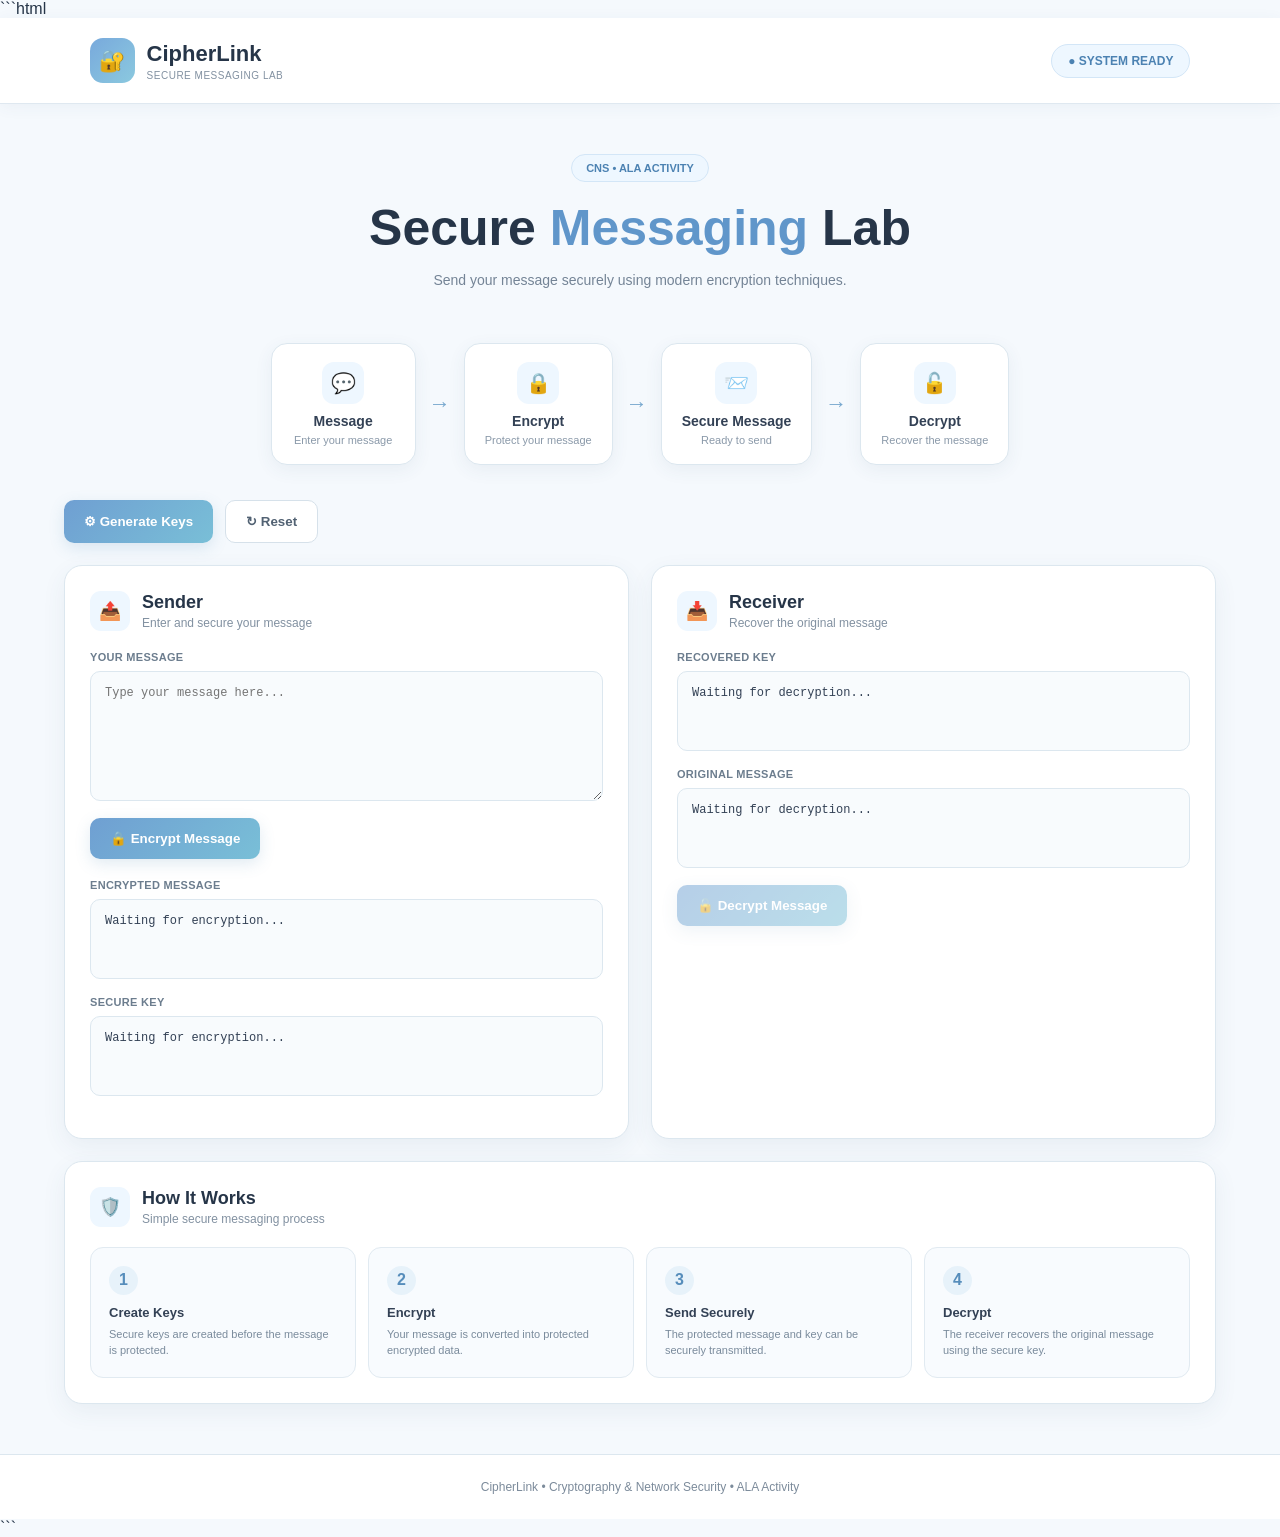
<file: CNS ALA 1/index.html>
```html
<!DOCTYPE html>
<html lang="en">

<head>
<meta charset="UTF-8">
<meta name="viewport" content="width=device-width, initial-scale=1.0">

<title>CipherLink | Secure Messaging</title>

<style>

/* ================= BASIC ================= */

* {
    margin: 0;
    padding: 0;
    box-sizing: border-box;
}

body {
    font-family: Arial, Helvetica, sans-serif;
    background: #f5f9fd;
    color: #263548;
    min-height: 100vh;
}

/* ================= HEADER ================= */

header {
    padding: 20px 7%;
    display: flex;
    justify-content: space-between;
    align-items: center;

    background: #ffffff;
    border-bottom: 1px solid #dfe8f0;

    box-shadow: 0 3px 15px rgba(60, 90, 120, 0.06);
}

.logo {
    display: flex;
    align-items: center;
    gap: 12px;
}

.logo-icon {
    width: 45px;
    height: 45px;

    display: flex;
    align-items: center;
    justify-content: center;

    border-radius: 13px;

    background: linear-gradient(135deg, #78a9dc, #8bc9df);

    color: white;
    font-size: 21px;
}

.logo h1 {
    font-size: 22px;
    color: #263548;
}

.logo span {
    display: block;
    color: #8291a1;
    font-size: 10px;
    margin-top: 3px;
    letter-spacing: 0.5px;
}

.status {
    padding: 9px 16px;

    border-radius: 30px;

    background: #eef7ff;
    border: 1px solid #d3e6f7;

    color: #4c82b2;

    font-size: 12px;
    font-weight: 600;
}

/* ================= HERO ================= */

.hero {
    text-align: center;
    padding: 50px 20px 30px;
}

.badge {
    display: inline-block;

    padding: 7px 14px;

    border-radius: 20px;

    background: #eef7ff;
    border: 1px solid #d3e6f7;

    color: #4c82b2;

    font-size: 11px;
    font-weight: 600;

    margin-bottom: 17px;
}

.hero h2 {
    font-size: clamp(32px, 5vw, 50px);
    color: #263548;
    margin-bottom: 12px;
}

.hero h2 span {
    color: #6096ca;
}

.hero p {
    color: #748496;

    max-width: 620px;

    margin: auto;

    line-height: 1.7;

    font-size: 14px;
}

/* ================= CONTAINER ================= */

.container {
    width: 90%;
    max-width: 1200px;

    margin: auto;

    padding-bottom: 50px;
}

/* ================= SIMPLE FLOW ================= */

.crypto-flow {
    display: flex;

    justify-content: center;
    align-items: center;

    gap: 13px;

    margin: 20px 0 35px;

    flex-wrap: wrap;
}

.flow-box {
    min-width: 145px;

    padding: 18px 20px;

    border-radius: 16px;

    background: #ffffff;

    border: 1px solid #dce7ef;

    text-align: center;

    box-shadow:
        0 5px 18px rgba(60, 90, 120, 0.07);

    transition: 0.25s;
}

.flow-box:hover {
    transform: translateY(-4px);

    box-shadow:
        0 10px 25px rgba(60, 90, 120, 0.11);
}

.flow-icon {
    width: 42px;
    height: 42px;

    margin: 0 auto 9px;

    display: flex;
    align-items: center;
    justify-content: center;

    border-radius: 12px;

    background: #eef7ff;

    font-size: 20px;
}

.flow-box strong {
    display: block;

    margin-bottom: 5px;

    color: #334155;

    font-size: 14px;
}

.flow-box small {
    color: #8a99a9;

    font-size: 11px;
}

.arrow {
    color: #79a9cf;

    font-size: 22px;

    font-weight: bold;
}

/* ================= BUTTONS ================= */

.controls {
    display: flex;

    gap: 12px;

    margin-bottom: 22px;

    flex-wrap: wrap;
}

button {
    border: none;

    cursor: pointer;

    padding: 13px 20px;

    border-radius: 10px;

    font-weight: bold;

    transition: 0.25s;
}

.primary {
    background: linear-gradient(
        135deg,
        #6f9fd2,
        #79bfd7
    );

    color: white;

    box-shadow:
        0 5px 15px rgba(80, 135, 180, 0.17);
}

.secondary {
    background: #ffffff;

    color: #526273;

    border: 1px solid #d6e1ea;
}

button:hover {
    transform: translateY(-2px);
}

button:disabled {
    opacity: 0.5;

    cursor: not-allowed;

    transform: none;
}

/* ================= GRID ================= */

.grid {
    display: grid;

    grid-template-columns: 1fr 1fr;

    gap: 22px;
}

/* ================= CARD ================= */

.card {
    background: #ffffff;

    border: 1px solid #dce7ef;

    border-radius: 18px;

    padding: 25px;

    box-shadow:
        0 8px 25px rgba(60, 90, 120, 0.07);
}

.card-title {
    display: flex;

    align-items: center;

    gap: 12px;

    margin-bottom: 20px;
}

.icon {
    width: 40px;
    height: 40px;

    border-radius: 11px;

    display: flex;

    align-items: center;
    justify-content: center;

    background: #eef7ff;

    color: #6096ca;

    font-size: 18px;
}

.card-title h3 {
    font-size: 18px;

    color: #263548;
}

.card-title p {
    color: #8291a1;

    font-size: 12px;

    margin-top: 3px;
}

/* ================= FORM ================= */

label {
    display: block;

    font-size: 11px;

    color: #6c7d8e;

    margin-bottom: 8px;

    font-weight: 600;

    letter-spacing: 0.3px;
}

textarea,
.output {
    width: 100%;

    background: #f8fbfd;

    border: 1px solid #dce7ef;

    border-radius: 10px;

    color: #334155;

    padding: 14px;

    outline: none;

    font-family: Consolas, monospace;

    font-size: 12px;
}

textarea {
    height: 130px;

    resize: vertical;
}

textarea:focus {
    border-color: #8bb7d7;

    box-shadow:
        0 0 0 3px rgba(120, 170, 210, 0.10);
}

.output {
    min-height: 80px;

    max-height: 150px;

    overflow: auto;

    word-break: break-all;

    margin-top: 7px;
}

.field {
    margin-bottom: 17px;
}

/* ================= PROCESS ================= */

.result {
    grid-column: 1 / -1;
}

.process {
    display: grid;

    grid-template-columns: repeat(4, 1fr);

    gap: 12px;

    margin-top: 20px;
}

.step {
    padding: 18px;

    border-radius: 13px;

    background: #f8fbfe;

    border: 1px solid #e1eaf1;
}

.step-number {
    width: 29px;
    height: 29px;

    border-radius: 50%;

    background: #e7f2fa;

    color: #568dbb;

    display: flex;

    align-items: center;
    justify-content: center;

    font-weight: bold;

    margin-bottom: 10px;
}

.step h4 {
    font-size: 13px;

    margin-bottom: 6px;

    color: #334155;
}

.step p {
    color: #7a8b9c;

    font-size: 11px;

    line-height: 1.5;
}

/* ================= SUCCESS ================= */

.success {
    display: none;

    margin-top: 18px;

    padding: 13px;

    border-radius: 10px;

    background: #f1faf5;

    border: 1px solid #ccebdd;

    color: #3b9368;

    font-size: 13px;
}

/* ================= FOOTER ================= */

footer {
    text-align: center;

    padding: 25px;

    color: #7c8b9b;

    border-top: 1px solid #dce7ef;

    background: #ffffff;

    font-size: 12px;
}

/* ================= RESPONSIVE ================= */

@media(max-width: 800px) {

    .grid {
        grid-template-columns: 1fr;
    }

    .result {
        grid-column: auto;
    }

    .process {
        grid-template-columns: 1fr 1fr;
    }

    header {
        padding: 18px 20px;
    }
}

@media(max-width: 550px) {

    .crypto-flow {
        flex-direction: column;
    }

    .arrow {
        transform: rotate(90deg);
    }

    .flow-box {
        width: 100%;
        max-width: 300px;
    }

    .process {
        grid-template-columns: 1fr;
    }

    .status {
        display: none;
    }
}

</style>
</head>


<body>


<!-- ================= HEADER ================= -->

<header>

    <div class="logo">

        <div class="logo-icon">
            🔐
        </div>

        <div>

            <h1>
                CipherLink
            </h1>

            <span>
                SECURE MESSAGING LAB
            </span>

        </div>

    </div>


    <div
        class="status"
        id="systemStatus">

        ● SYSTEM READY

    </div>

</header>


<!-- ================= HERO ================= -->

<section class="hero">

    <div class="badge">
        CNS • ALA ACTIVITY
    </div>


    <h2>
        Secure <span>Messaging</span> Lab
    </h2>


    <p>

        Send your message securely using
        modern encryption techniques.

    </p>

</section>


<!-- ================= MAIN ================= -->

<main class="container">


    <!-- ================= FLOW ================= -->

    <div class="crypto-flow">


        <div class="flow-box">

            <div class="flow-icon">
                💬
            </div>

            <strong>
                Message
            </strong>

            <small>
                Enter your message
            </small>

        </div>


        <div class="arrow">
            →
        </div>


        <div class="flow-box">

            <div class="flow-icon">
                🔒
            </div>

            <strong>
                Encrypt
            </strong>

            <small>
                Protect your message
            </small>

        </div>


        <div class="arrow">
            →
        </div>


        <div class="flow-box">

            <div class="flow-icon">
                📨
            </div>

            <strong>
                Secure Message
            </strong>

            <small>
                Ready to send
            </small>

        </div>


        <div class="arrow">
            →
        </div>


        <div class="flow-box">

            <div class="flow-icon">
                🔓
            </div>

            <strong>
                Decrypt
            </strong>

            <small>
                Recover the message
            </small>

        </div>

    </div>


    <!-- ================= CONTROLS ================= -->

    <div class="controls">

        <button
            class="primary"
            onclick="generateKeys()">

            ⚙ Generate Keys

        </button>


        <button
            class="secondary"
            onclick="clearAll()">

            ↻ Reset

        </button>

    </div>


    <!-- ================= CONTENT ================= -->

    <div class="grid">


        <!-- ================= SENDER ================= -->

        <div class="card">


            <div class="card-title">

                <div class="icon">
                    📤
                </div>

                <div>

                    <h3>
                        Sender
                    </h3>

                    <p>
                        Enter and secure your message
                    </p>

                </div>

            </div>


            <div class="field">

                <label>
                    YOUR MESSAGE
                </label>


                <textarea
                    id="message"
                    placeholder="Type your message here..."></textarea>

            </div>


            <button
                class="primary"
                onclick="encryptMessage()">

                🔒 Encrypt Message

            </button>


            <div
                class="field"
                style="margin-top:20px;">

                <label>
                    ENCRYPTED MESSAGE
                </label>


                <div
                    class="output"
                    id="encryptedMessage">

                    Waiting for encryption...

                </div>

            </div>


            <div class="field">

                <label>
                    SECURE KEY
                </label>


                <div
                    class="output"
                    id="encryptedKey">

                    Waiting for encryption...

                </div>

            </div>

        </div>


        <!-- ================= RECEIVER ================= -->

        <div class="card">


            <div class="card-title">

                <div class="icon">
                    📥
                </div>

                <div>

                    <h3>
                        Receiver
                    </h3>

                    <p>
                        Recover the original message
                    </p>

                </div>

            </div>


            <div class="field">

                <label>
                    RECOVERED KEY
                </label>


                <div
                    class="output"
                    id="decryptedKey">

                    Waiting for decryption...

                </div>

            </div>


            <div class="field">

                <label>
                    ORIGINAL MESSAGE
                </label>


                <div
                    class="output"
                    id="decryptedMessage">

                    Waiting for decryption...

                </div>

            </div>


            <button
                class="primary"
                id="decryptBtn"
                onclick="decryptMessage()"
                disabled>

                🔓 Decrypt Message

            </button>


            <div
                class="success"
                id="successBox">

                ✓ Message decrypted successfully!

            </div>

        </div>


        <!-- ================= PROCESS ================= -->

        <div class="card result">


            <div class="card-title">

                <div class="icon">
                    🛡️
                </div>

                <div>

                    <h3>
                        How It Works
                    </h3>

                    <p>
                        Simple secure messaging process
                    </p>

                </div>

            </div>


            <div class="process">


                <div class="step">

                    <div class="step-number">
                        1
                    </div>

                    <h4>
                        Create Keys
                    </h4>

                    <p>
                        Secure keys are created before
                        the message is protected.
                    </p>

                </div>


                <div class="step">

                    <div class="step-number">
                        2
                    </div>

                    <h4>
                        Encrypt
                    </h4>

                    <p>
                        Your message is converted into
                        protected encrypted data.
                    </p>

                </div>


                <div class="step">

                    <div class="step-number">
                        3
                    </div>

                    <h4>
                        Send Securely
                    </h4>

                    <p>
                        The protected message and key
                        can be securely transmitted.
                    </p>

                </div>


                <div class="step">

                    <div class="step-number">
                        4
                    </div>

                    <h4>
                        Decrypt
                    </h4>

                    <p>
                        The receiver recovers the original
                        message using the secure key.
                    </p>

                </div>


            </div>

        </div>

    </div>

</main>


<!-- ================= FOOTER ================= -->

<footer>

    CipherLink • Cryptography & Network Security
    • ALA Activity

</footer>


<!-- ================= JAVASCRIPT ================= -->

<script>

let rsaKeys = null;

let encryptedData = null;


/* ================= CONVERT TO BASE64 ================= */

function arrayBufferToBase64(buffer) {

    const bytes = new Uint8Array(buffer);

    let binary = "";

    bytes.forEach(byte => {

        binary += String.fromCharCode(byte);

    });

    return btoa(binary);
}


/* ================= GENERATE KEYS ================= */

async function generateKeys() {

    try {

        document.getElementById("systemStatus")
            .innerText =
            "● CREATING KEYS...";


        rsaKeys =
            await crypto.subtle.generateKey(

                {
                    name: "RSA-OAEP",

                    modulusLength: 2048,

                    publicExponent:
                        new Uint8Array([1, 0, 1]),

                    hash: "SHA-256"
                },

                false,

                ["encrypt", "decrypt"]

            );


        document.getElementById("systemStatus")
            .innerText =
            "● KEYS READY";


        alert(
            "Secure keys created successfully!"
        );

    }

    catch(error) {

        console.error(error);

        alert(
            "Key creation failed."
        );

    }

}


/* ================= ENCRYPT ================= */

async function encryptMessage() {

    try {

        if (!rsaKeys) {

            alert(
                "Please click Generate Keys first."
            );

            return;

        }


        const message =
            document
            .getElementById("message")
            .value
            .trim();


        if (!message) {

            alert(
                "Please enter your message."
            );

            return;

        }


        /* Create AES key */

        const aesKey =
            await crypto.subtle.generateKey(

                {
                    name: "AES-GCM",

                    length: 256
                },

                true,

                [
                    "encrypt",
                    "decrypt"
                ]

            );


        /* Create random IV */

        const iv =
            crypto.getRandomValues(
                new Uint8Array(12)
            );


        /* Convert message */

        const encodedMessage =
            new TextEncoder()
            .encode(message);


        /* Encrypt message */

        const ciphertext =
            await crypto.subtle.encrypt(

                {
                    name: "AES-GCM",

                    iv: iv
                },

                aesKey,

                encodedMessage

            );


        /* Get AES key */

        const rawAESKey =
            await crypto.subtle.exportKey(
                "raw",
                aesKey
            );


        /* Protect AES key */

        const encryptedAESKey =
            await crypto.subtle.encrypt(

                {
                    name: "RSA-OAEP"
                },

                rsaKeys.publicKey,

                rawAESKey

            );


        encryptedData = {

            ciphertext:
                ciphertext,

            iv:
                iv,

            encryptedAESKey:
                encryptedAESKey

        };


        /* Show encrypted message */

        document
            .getElementById("encryptedMessage")
            .innerText =
            arrayBufferToBase64(
                ciphertext
            );


        /* Show protected key */

        document
            .getElementById("encryptedKey")
            .innerText =
            arrayBufferToBase64(
                encryptedAESKey
            );


        document
            .getElementById("decryptedKey")
            .innerText =
            "Secure key is ready for recovery.";


        document
            .getElementById("decryptedMessage")
            .innerText =
            "Secure message is ready for recovery.";


        document
            .getElementById("decryptBtn")
            .disabled = false;


        document
            .getElementById("systemStatus")
            .innerText =
            "● MESSAGE SECURED";

    }

    catch(error) {

        console.error(error);

        alert(
            "Encryption failed: " +
            error.message
        );

    }

}


/* ================= DECRYPT ================= */

async function decryptMessage() {

    try {

        if (!encryptedData || !rsaKeys) {

            alert(
                "Please encrypt a message first."
            );

            return;

        }


        /* Recover AES key */

        const decryptedAESKey =
            await crypto.subtle.decrypt(

                {
                    name: "RSA-OAEP"
                },

                rsaKeys.privateKey,

                encryptedData.encryptedAESKey

            );


        /* Import recovered key */

        const aesKey =
            await crypto.subtle.importKey(

                "raw",

                decryptedAESKey,

                {
                    name: "AES-GCM"
                },

                false,

                ["decrypt"]

            );


        /* Decrypt message */

        const plaintext =
            await crypto.subtle.decrypt(

                {
                    name: "AES-GCM",

                    iv: encryptedData.iv
                },

                aesKey,

                encryptedData.ciphertext

            );


        /* Convert to text */

        const originalMessage =
            new TextDecoder()
            .decode(plaintext);


        /* Display recovered key */

        document
            .getElementById("decryptedKey")
            .innerText =
            arrayBufferToBase64(
                decryptedAESKey
            );


        /* Display original message */

        document
            .getElementById("decryptedMessage")
            .innerText =
            originalMessage;


        document
            .getElementById("systemStatus")
            .innerText =
            "● MESSAGE RECOVERED";


        document
            .getElementById("successBox")
            .style.display =
            "block";

    }

    catch(error) {

        console.error(error);

        document
            .getElementById("systemStatus")
            .innerText =
            "● DECRYPTION FAILED";


        alert(
            "Decryption failed: " +
            error.message
        );

    }

}


/* ================= RESET ================= */

function clearAll() {

    rsaKeys = null;

    encryptedData = null;


    document
        .getElementById("message")
        .value = "";


    document
        .getElementById("encryptedMessage")
        .innerText =
        "Waiting for encryption...";


    document
        .getElementById("encryptedKey")
        .innerText =
        "Waiting for encryption...";


    document
        .getElementById("decryptedKey")
        .innerText =
        "Waiting for decryption...";


    document
        .getElementById("decryptedMessage")
        .innerText =
        "Waiting for decryption...";


    document
        .getElementById("decryptBtn")
        .disabled = true;


    document
        .getElementById("successBox")
        .style.display =
        "none";


    document
        .getElementById("systemStatus")
        .innerText =
        "● SYSTEM READY";

}

</script>

</body>

</html>
```
</file>
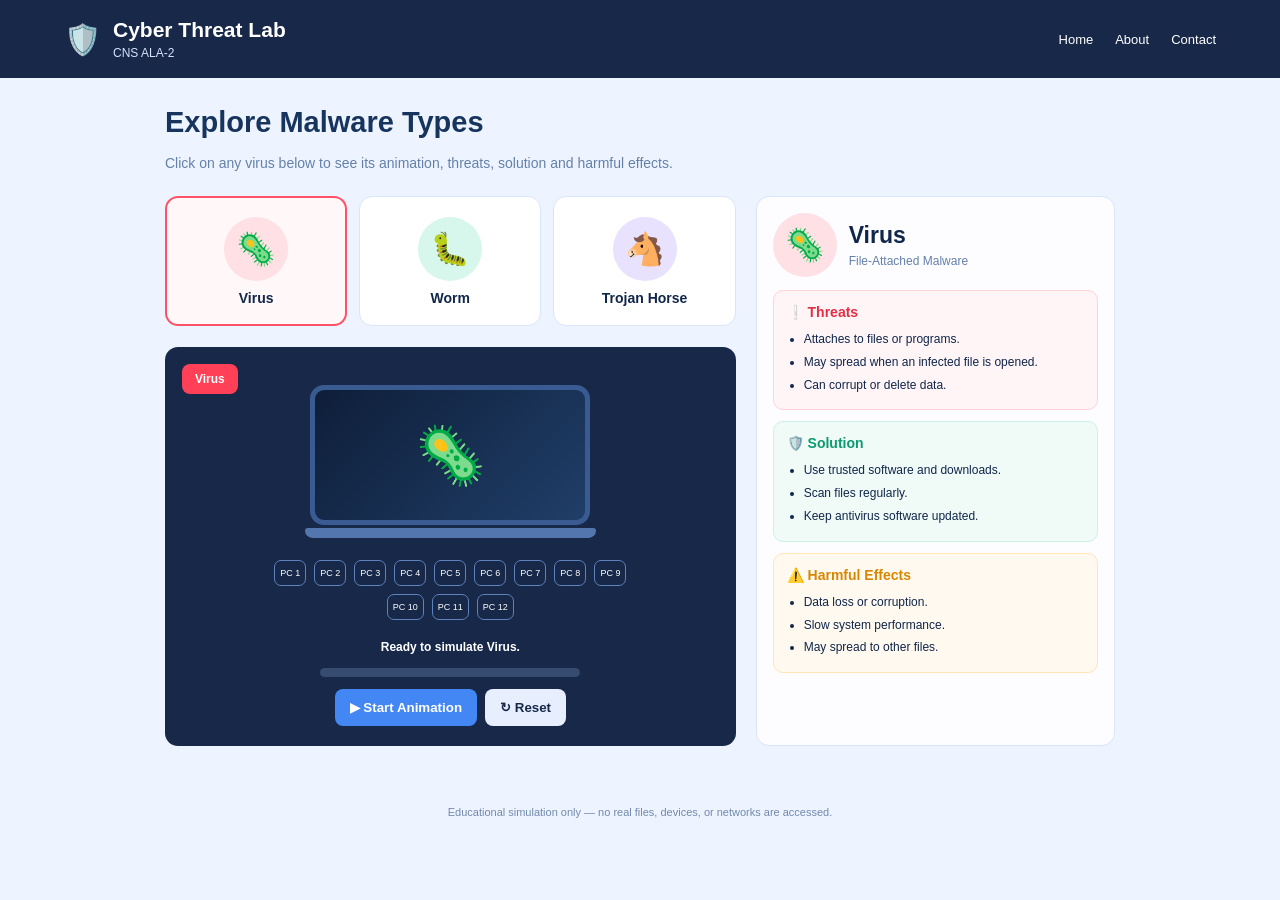
<file: CNS ALA 2/index.html>
<!DOCTYPE html>
<html lang="en">
<head>
<meta charset="UTF-8">
<meta name="viewport" content="width=device-width, initial-scale=1.0">
<title>Cyber Threat Lab | CNS ALA-2</title>

<style>
* {
  box-sizing: border-box;
}

body {
  margin: 0;
  font-family: Arial, sans-serif;
  color: #10264a;
  background: #eef4ff;
}

header {
  background: #172849;
  color: white;
  padding: 18px 5%;
  display: flex;
  align-items: center;
  justify-content: space-between;
  flex-wrap: wrap;
  gap: 15px;
}

.brand {
  display: flex;
  align-items: center;
  gap: 12px;
}

.brand .shield {
  font-size: 30px;
}

.brand h2 {
  margin: 0;
  font-size: 21px;
}

.brand p {
  margin: 4px 0 0;
  font-size: 12px;
  color: #d4e2ff;
}

nav {
  display: flex;
  gap: 22px;
}

nav a {
  color: white;
  text-decoration: none;
  font-size: 13px;
}

nav a:hover {
  color: #69a7ff;
}

main {
  max-width: 950px;
  width: 92%;
  margin: 28px auto 45px;
}

.intro h1 {
  margin-bottom: 8px;
  font-size: 29px;
  color: #17345e;
}

.intro p {
  color: #6480a9;
  font-size: 14px;
  line-height: 1.5;
}

.layout {
  display: grid;
  grid-template-columns: 1.35fr .85fr;
  gap: 20px;
  margin-top: 22px;
}

.cards {
  display: grid;
  grid-template-columns: repeat(3, 1fr);
  gap: 12px;
  margin-bottom: 21px;
}

.malware-card {
  background: white;
  border: 1px solid #d9e5fb;
  border-radius: 13px;
  min-height: 130px;
  padding: 14px 5px;
  cursor: pointer;
  font-size: 14px;
  font-weight: bold;
  color: #10264a;
  transition: .2s;
}

.malware-card:hover {
  transform: translateY(-3px);
}

.malware-card.active {
  border: 2px solid #ff5266;
  background: #fff7f8;
}

.circle {
  width: 64px;
  height: 64px;
  border-radius: 50%;
  margin: 0 auto 9px;
  display: grid;
  place-items: center;
  font-size: 32px;
  background: #ffe0e5;
}

.worm-circle {
  background: #d8f7ec;
}

.trojan-circle {
  background: #e8e2ff;
}

.simulator {
  position: relative;
  background: #172849;
  color: white;
  border-radius: 13px;
  min-height: 394px;
  padding: 28px 15px 20px;
  text-align: center;
  overflow: hidden;
}

.type-label {
  position: absolute;
  left: 17px;
  top: 17px;
  padding: 8px 13px;
  border-radius: 8px;
  background: #ff4057;
  font-size: 12px;
  font-weight: bold;
}

.computer {
  width: 280px;
  max-width: 78%;
  height: 140px;
  margin: 10px auto 0;
  border: 5px solid #3a5b91;
  border-radius: 14px;
  background: linear-gradient(135deg, #0e1e39, #203e68);
  display: grid;
  place-items: center;
  position: relative;
}

.computer::after {
  content: "";
  position: absolute;
  width: 108%;
  height: 10px;
  background: #5376ae;
  bottom: -18px;
  left: -4%;
  border-radius: 3px 3px 8px 8px;
}

.malware-emoji {
  font-size: 57px;
}

.computer.animate {
  animation: glow .7s infinite alternate;
}

.computer.animate .malware-emoji {
  animation: shake .3s infinite alternate;
}

@keyframes glow {
  from { box-shadow: 0 0 3px #60a5fa; }
  to { box-shadow: 0 0 28px #60a5fa; }
}

@keyframes shake {
  from { transform: rotate(-15deg) scale(.9); }
  to { transform: rotate(15deg) scale(1.1); }
}

.pc-list {
  display: flex;
  justify-content: center;
  flex-wrap: wrap;
  gap: 8px;
  margin: 35px auto 20px;
  max-width: 390px;
}

.pc {
  border: 1px solid #5d82bd;
  border-radius: 7px;
  padding: 7px 5px;
  min-width: 29px;
  font-size: 9px;
}

.status {
  font-size: 12px;
  font-weight: bold;
  min-height: 16px;
}

.progress {
  width: 80%;
  max-width: 260px;
  height: 9px;
  background: #354b70;
  border-radius: 20px;
  margin: 12px auto;
  overflow: hidden;
}

.progress-fill {
  height: 100%;
  width: 0;
  background: #60a5fa;
  transition: width .25s;
}

.actions {
  display: flex;
  justify-content: center;
  gap: 8px;
  flex-wrap: wrap;
}

.actions button {
  border: none;
  border-radius: 8px;
  padding: 11px 15px;
  font-weight: bold;
  cursor: pointer;
}

#startButton {
  background: #4387f5;
  color: white;
}

#resetButton {
  background: #e7efff;
  color: #172849;
}

.details {
  background: #ffffffde;
  border: 1px solid #d8e5fb;
  border-radius: 13px;
  padding: 16px;
}

.detail-heading {
  display: flex;
  align-items: center;
  gap: 12px;
  margin-bottom: 13px;
}

.detail-heading .circle {
  flex-shrink: 0;
  margin: 0;
}

.detail-heading h2 {
  font-size: 23px;
  margin: 0 0 5px;
}

.detail-heading p {
  color: #6480a9;
  font-size: 12px;
  margin: 0;
}

.info {
  border: 1px solid;
  border-radius: 10px;
  padding: 13px;
  margin-top: 11px;
}

.info h3 {
  font-size: 14px;
  margin: 0 0 8px;
}

.info ul {
  padding-left: 17px;
  margin: 0;
  font-size: 12px;
  line-height: 1.9;
}

.threats {
  background: #fff5f6;
  border-color: #ffd3d9;
}

.threats h3 {
  color: #e52e45;
}

.solutions {
  background: #f0fbf7;
  border-color: #c9f2e4;
}

.solutions h3 {
  color: #0b9b70;
}

.harmful {
  background: #fff9ef;
  border-color: #ffe5b8;
}

.harmful h3 {
  color: #d88700;
}

footer {
  text-align: center;
  padding: 15px;
  color: #7188ac;
  font-size: 11px;
}

@media (max-width: 760px) {
  .layout {
    grid-template-columns: 1fr;
  }

  header {
    flex-direction: column;
    align-items: flex-start;
  }

  .malware-card {
    min-height: 110px;
    font-size: 12px;
  }
}

@media (max-width: 420px) {
  .cards {
    gap: 6px;
  }

  .circle {
    width: 50px;
    height: 50px;
    font-size: 26px;
  }

  .intro h1 {
    font-size: 24px;
  }
}
</style>
</head>

<body>

<header>
  <div class="brand">
    <span class="shield">🛡️</span>
    <div>
      <h2>Cyber Threat Lab</h2>
      <p>CNS ALA-2</p>
    </div>
  </div>

  <nav>
    <a href="#home">Home</a>
    <a href="#about">About</a>
    <a href="#contact">Contact</a>
  </nav>
</header>

<main id="home">

  <section class="intro">
    <h1>Explore Malware Types</h1>
    <p>
      Click on any virus below to see its animation,
      threats, solution and harmful effects.
    </p>
  </section>

  <div class="layout">

    <section>
      <div class="cards">

        <button class="malware-card active"
          data-type="virus">
          <div class="circle">🦠</div>
          Virus
        </button>

        <button class="malware-card"
          data-type="worm">
          <div class="circle worm-circle">🐛</div>
          Worm
        </button>

        <button class="malware-card"
          data-type="trojan">
          <div class="circle trojan-circle">🐴</div>
          Trojan Horse
        </button>

      </div>

      <section class="simulator">
        <span class="type-label" id="typeLabel">
          Virus
        </span>

        <div class="computer" id="computer">
          <span class="malware-emoji" id="mainEmoji">
            🦠
          </span>
        </div>

        <div class="pc-list" id="pcList"></div>

        <p class="status" id="status">
          Ready to simulate virus.
        </p>

        <div class="progress">
          <div class="progress-fill" id="progressFill"></div>
        </div>

        <div class="actions">
          <button id="startButton">
            ▶ Start Animation
          </button>

          <button id="resetButton">
            ↻ Reset
          </button>
        </div>
      </section>
    </section>

    <aside class="details" id="about">

      <div class="detail-heading">
        <div class="circle" id="detailCircle">🦠</div>
        <div>
          <h2 id="detailTitle">Virus</h2>
          <p id="detailSubtitle">File-Attached Malware</p>
        </div>
      </div>

      <section class="info threats">
        <h3>❕ Threats</h3>
        <ul id="threatList"></ul>
      </section>

      <section class="info solutions">
        <h3>🛡️ Solution</h3>
        <ul id="solutionList"></ul>
      </section>

      <section class="info harmful">
        <h3>⚠️ Harmful Effects</h3>
        <ul id="harmfulList"></ul>
      </section>

    </aside>
  </div>
</main>

<footer id="contact">
  Educational simulation only — no real files, devices,
  or networks are accessed.
</footer>

<script>
const malwareData = {
  virus: {
    name: "Virus",
    emoji: "🦠",
    subtitle: "File-Attached Malware",
    threats: [
      "Attaches to files or programs.",
      "May spread when an infected file is opened.",
      "Can corrupt or delete data."
    ],
    solutions: [
      "Use trusted software and downloads.",
      "Scan files regularly.",
      "Keep antivirus software updated."
    ],
    harmful: [
      "Data loss or corruption.",
      "Slow system performance.",
      "May spread to other files."
    ]
  },

  worm: {
    name: "Worm",
    emoji: "🐛",
    subtitle: "Self-Replicating Malware",
    threats: [
      "Can spread between computers over a network.",
      "May use system and network resources.",
      "Can deliver other malicious software."
    ],
    solutions: [
      "Install security updates promptly.",
      "Use a firewall and security tools.",
      "Avoid unknown links and attachments."
    ],
    harmful: [
      "Network congestion.",
      "Slow computers and services.",
      "Possible service disruption."
    ]
  },

  trojan: {
    name: "Trojan Horse",
    emoji: "🐴",
    subtitle: "Malware Disguised as Legitimate Software",
    threats: [
      "Pretends to be a legitimate app or file.",
      "May allow unauthorized access.",
      "Can install unwanted software."
    ],
    solutions: [
      "Download apps from official sources.",
      "Review app permissions carefully.",
      "Use updated antivirus protection."
    ],
    harmful: [
      "Privacy and data risks.",
      "Unwanted system changes.",
      "Possible account compromise."
    ]
  }
};

const cards = document.querySelectorAll(".malware-card");
const computer = document.getElementById("computer");
const mainEmoji = document.getElementById("mainEmoji");
const typeLabel = document.getElementById("typeLabel");
const detailCircle = document.getElementById("detailCircle");
const detailTitle = document.getElementById("detailTitle");
const detailSubtitle = document.getElementById("detailSubtitle");
const threatList = document.getElementById("threatList");
const solutionList = document.getElementById("solutionList");
const harmfulList = document.getElementById("harmfulList");
const statusText = document.getElementById("status");
const progressFill = document.getElementById("progressFill");
const pcList = document.getElementById("pcList");
const startButton = document.getElementById("startButton");

let selectedType = "virus";
let timer = null;

function fillList(element, items) {
  element.replaceChildren();

  items.forEach(item => {
    const li = document.createElement("li");
    li.textContent = item;
    element.appendChild(li);
  });
}

function renderPCs(activeCount = 0) {
  pcList.replaceChildren();

  for (let i = 1; i <= 12; i++) {
    const pc = document.createElement("span");
    pc.className = "pc";
    pc.textContent = "PC " + i;

    if (i <= activeCount) {
      const colors = {
        virus: "#ff4057",
        worm: "#17a979",
        trojan: "#8667e9"
      };

      pc.style.background = colors[selectedType];
      pc.style.borderColor = colors[selectedType];
    }

    pcList.appendChild(pc);
  }
}

function stopAnimation() {
  if (timer) {
    clearInterval(timer);
  }

  timer = null;
  computer.classList.remove("animate");
  progressFill.style.width = "0%";
}

function selectMalware(type) {
  stopAnimation();
  selectedType = type;

  const data = malwareData[type];

  cards.forEach(card => {
    card.classList.toggle(
      "active",
      card.dataset.type === type
    );
  });

  mainEmoji.textContent = data.emoji;
  detailCircle.textContent = data.emoji;
  detailTitle.textContent = data.name;
  detailSubtitle.textContent = data.subtitle;
  typeLabel.textContent = data.name;
  typeLabel.style.background =
    type === "virus" ? "#ff4057" :
    type === "worm" ? "#17a979" : "#8667e9";

  detailCircle.style.background =
    type === "virus" ? "#ffe0e5" :
    type === "worm" ? "#d8f7ec" : "#e8e2ff";

  fillList(threatList, data.threats);
  fillList(solutionList, data.solutions);
  fillList(harmfulList, data.harmful);

  statusText.textContent =
    "Ready to simulate " + data.name + ".";

  startButton.textContent = "▶ Start Animation";
  renderPCs();
}

function startAnimation() {
  stopAnimation();

  computer.classList.add("animate");
  statusText.textContent =
    "Simulating " + malwareData[selectedType].name + "...";

  startButton.textContent = "Animation Running...";

  let count = 0;

  timer = setInterval(() => {
    count++;
    renderPCs(count);
    progressFill.style.width =
      (count / 12 * 100) + "%";

    if (count >= 12) {
      clearInterval(timer);
      timer = null;

      computer.classList.remove("animate");

      statusText.textContent =
        "Simulation complete — no real systems affected.";

      startButton.textContent = "▶ Run Again";
    }
  }, 300);
}

cards.forEach(card => {
  card.addEventListener("click", () => {
    selectMalware(card.dataset.type);
  });
});

startButton.addEventListener("click", startAnimation);

document.getElementById("resetButton")
  .addEventListener("click", () => {
    stopAnimation();
    renderPCs();

    statusText.textContent =
      "Ready to simulate " + malwareData[selectedType].name + ".";

    startButton.textContent = "▶ Start Animation";
  });

selectMalware("virus");
</script>

</body>
</html>
</file>
